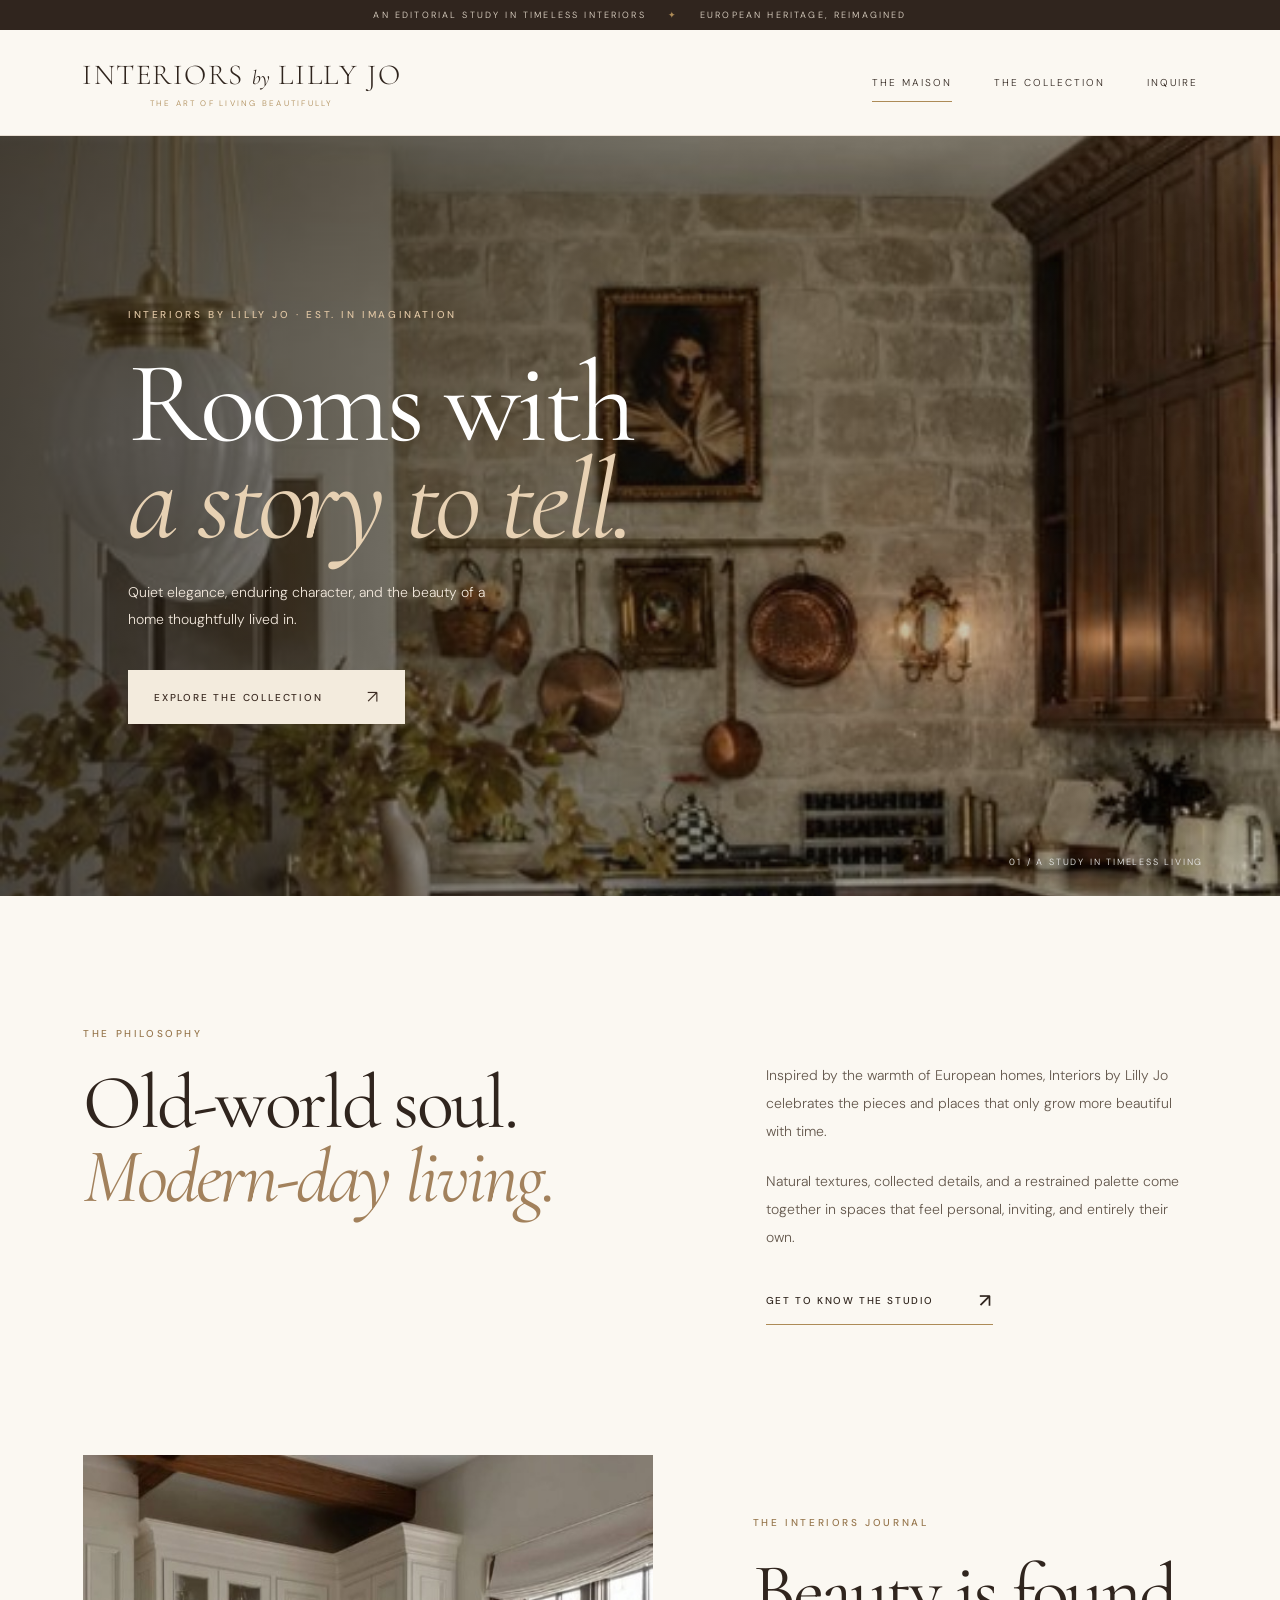
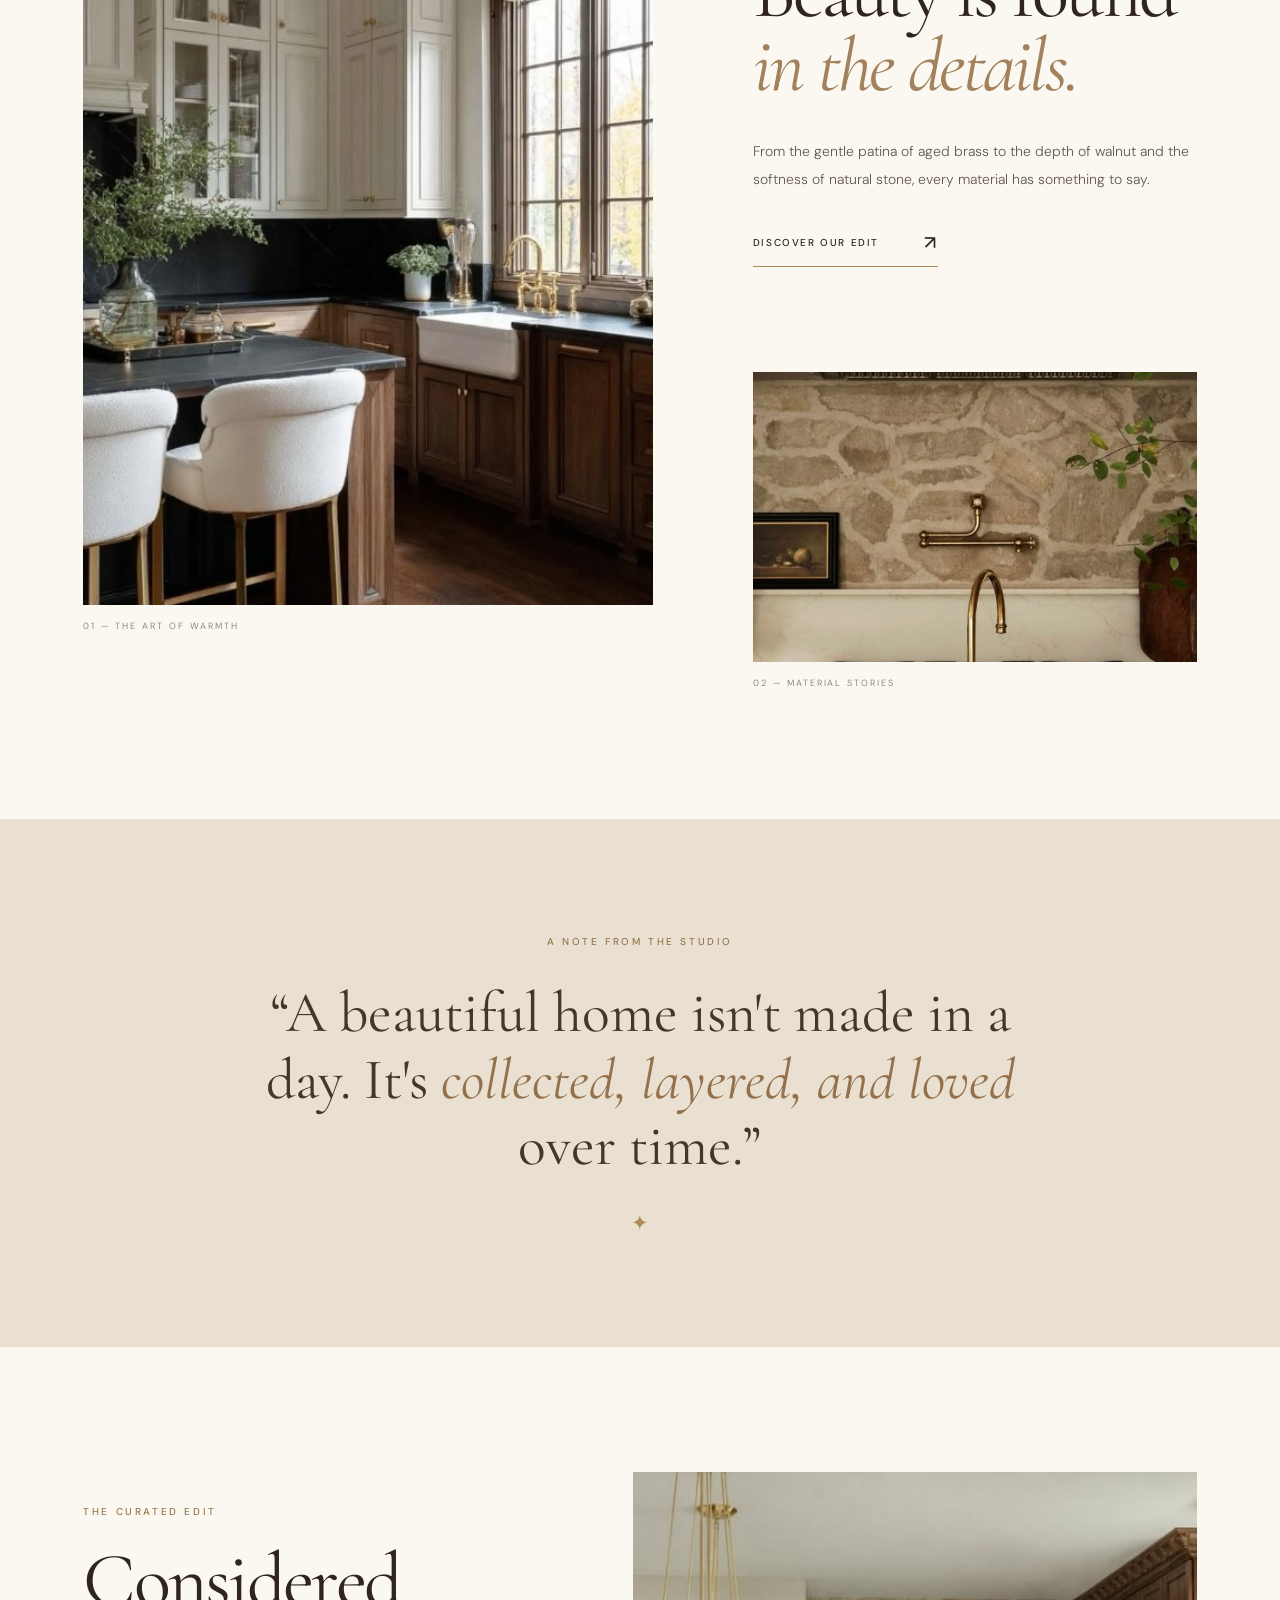
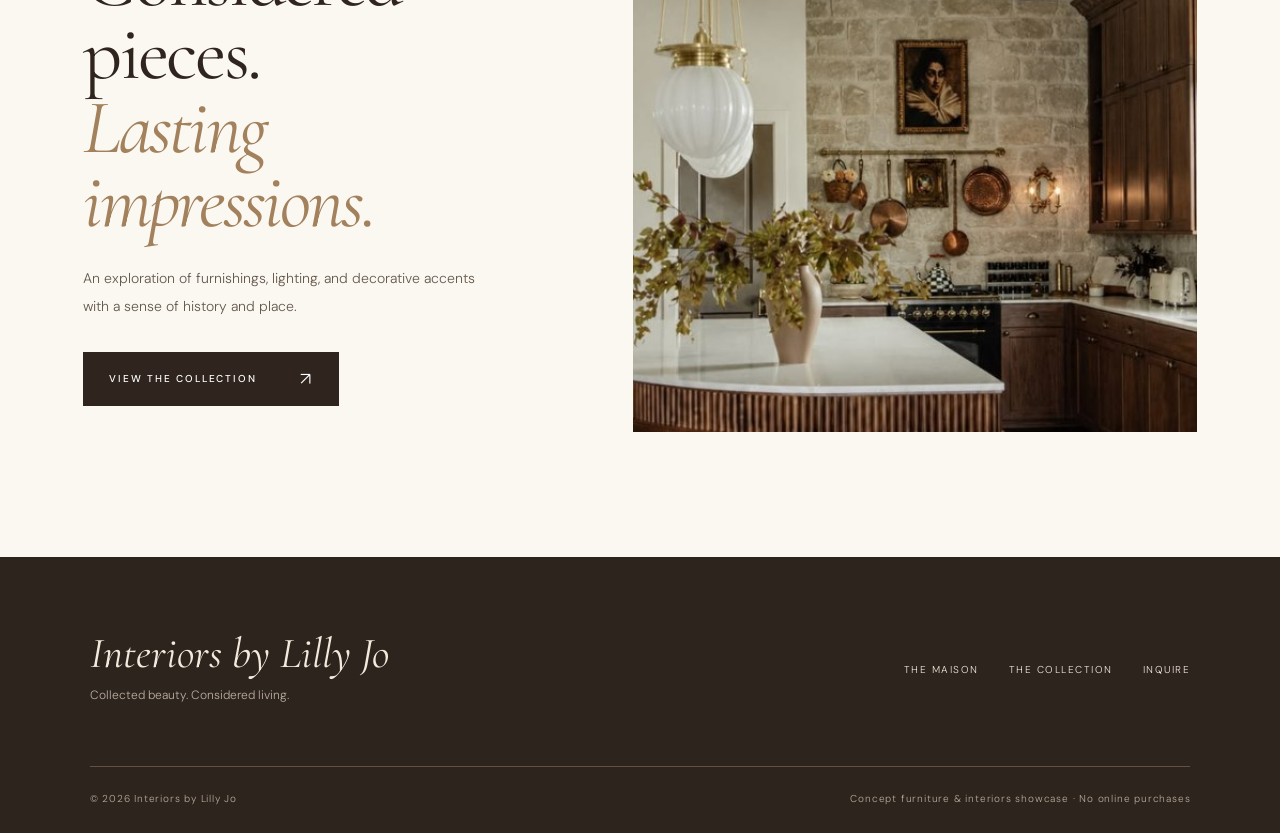
<file: index.html>
<!doctype html><html lang="en"><head><meta charset="utf-8"><meta name="viewport" content="width=device-width,initial-scale=1"><meta name="description" content="Interiors by Lilly Jo — an editorial collection of timeless European-inspired interiors and considered home furnishings."><title>The Maison | Interiors by Lilly Jo</title><link rel="preconnect" href="https://fonts.googleapis.com"><link rel="preconnect" href="https://fonts.gstatic.com" crossorigin><link href="https://fonts.googleapis.com/css2?family=Cormorant+Garamond:ital,wght@0,400;0,500;0,600;1,400;1,500&family=DM+Sans:wght@300;400;500;600&display=swap" rel="stylesheet"><link rel="stylesheet" href="styles.css"></head><body data-page="index"><div class="announcement">AN EDITORIAL STUDY IN TIMELESS INTERIORS <span>✦</span> EUROPEAN HERITAGE, REIMAGINED</div><header class="site-header"><a class="wordmark" href="index.html"><span class="wordmark-main">INTERIORS <em>by</em> LILLY JO</span><span class="wordmark-sub">THE ART OF LIVING BEAUTIFULLY</span></a><nav class="desktop-nav" aria-label="Main navigation"><a href="index.html" data-page="index">The Maison</a><a href="products.html" data-page="products">The Collection</a><a href="contact.html" data-page="contact">Inquire</a></nav><button class="menu-toggle" aria-label="Open navigation" aria-expanded="false">MENU <span>☰</span></button></header><nav class="mobile-nav" aria-label="Mobile navigation"><a href="index.html">The Maison</a><a href="products.html">The Collection</a><a href="contact.html">Inquire</a></nav><main><section class="hero"><div class="hero-photo" role="img" aria-label="Warm European-inspired kitchen with natural stone and wood details"></div><div class="hero-overlay"><span class="eyebrow light">INTERIORS BY LILLY JO · EST. IN IMAGINATION</span><h1>Rooms with<br><em>a story to tell.</em></h1><p>Quiet elegance, enduring character, and the beauty of a home thoughtfully lived in.</p><a class="btn btn-light" href="products.html">EXPLORE THE COLLECTION <span>↗</span></a></div><div class="hero-index">01 / A STUDY IN TIMELESS LIVING</div></section>
<section class="intro section-wrap"><div class="intro-left"><span class="eyebrow">THE PHILOSOPHY</span><h2>Old-world soul.<br><em>Modern-day living.</em></h2></div><div class="intro-right"><p>Inspired by the warmth of European homes, Interiors by Lilly Jo celebrates the pieces and places that only grow more beautiful with time.</p><p>Natural textures, collected details, and a restrained palette come together in spaces that feel personal, inviting, and entirely their own.</p><a class="text-link" href="contact.html">GET TO KNOW THE STUDIO <span>↗</span></a></div></section>
<section class="editorial-grid section-wrap"><div class="editorial-image tall"><img src="images/inspiration-4.jpg" alt="Heritage kitchen with rich wood cabinetry and elegant detailing" loading="lazy"><span class="image-caption">01 — THE ART OF WARMTH</span></div><div class="editorial-copy"><span class="eyebrow">THE INTERIORS JOURNAL</span><h2>Beauty is found<br><em>in the details.</em></h2><p>From the gentle patina of aged brass to the depth of walnut and the softness of natural stone, every material has something to say.</p><a class="text-link" href="products.html">DISCOVER OUR EDIT <span>↗</span></a><img src="images/inspiration-3.jpg" alt="Antique brass fixtures against natural stone" loading="lazy"><span class="image-caption">02 — MATERIAL STORIES</span></div></section>
<section class="quote-band"><span class="eyebrow">A NOTE FROM THE STUDIO</span><blockquote>“A beautiful home isn't made in a day. It's <em>collected, layered, and loved</em> over time.”</blockquote><span class="ornament">✦</span></section>
<section class="feature-bottom section-wrap"><div><span class="eyebrow">THE CURATED EDIT</span><h2>Considered pieces.<br><em>Lasting impressions.</em></h2><p>An exploration of furnishings, lighting, and decorative accents with a sense of history and place.</p><a class="btn btn-dark" href="products.html">VIEW THE COLLECTION <span>↗</span></a></div><img src="images/inspiration-5.jpg" alt="Warm interior with brass lighting and natural wood" loading="lazy"></section></main><footer class="site-footer"><div><div class="footer-script">Interiors by Lilly Jo</div><p>Collected beauty. Considered living.</p></div><div class="footer-links"><a href="index.html">The Maison</a><a href="products.html">The Collection</a><a href="contact.html">Inquire</a></div><div class="footer-bottom"><span>© 2026 Interiors by Lilly Jo</span><span>Concept furniture & interiors showcase · No online purchases</span></div></footer><script src="script.js" defer></script></body></html>
</file>
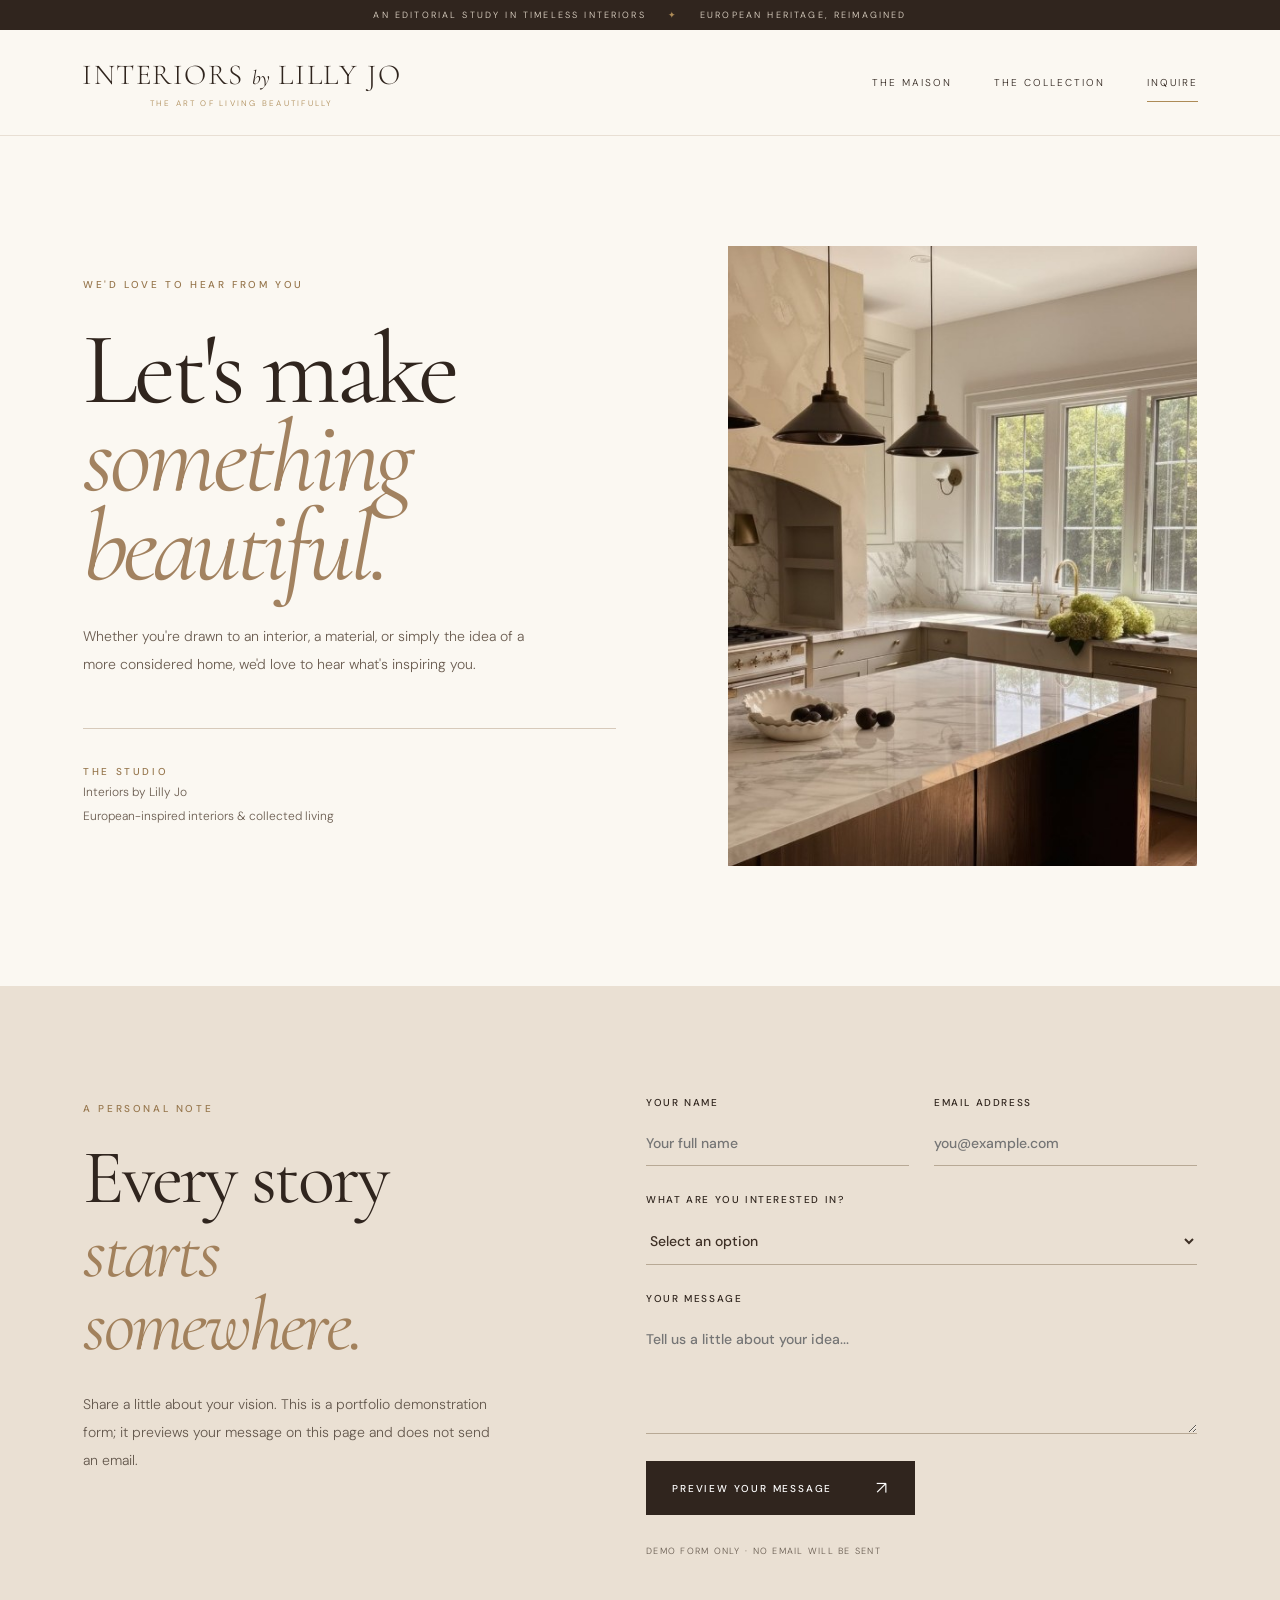
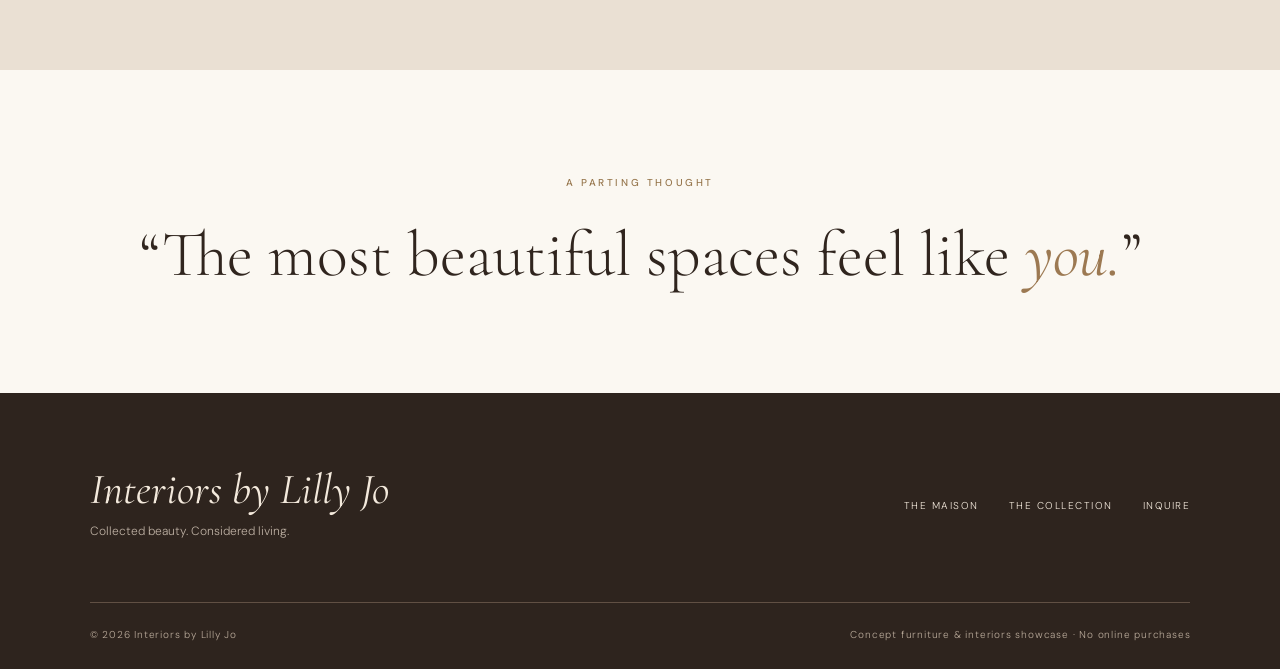
<file: contact.html>
<!doctype html><html lang="en"><head><meta charset="utf-8"><meta name="viewport" content="width=device-width,initial-scale=1"><meta name="description" content="Interiors by Lilly Jo — an editorial collection of timeless European-inspired interiors and considered home furnishings."><title>Inquire | Interiors by Lilly Jo</title><link rel="preconnect" href="https://fonts.googleapis.com"><link rel="preconnect" href="https://fonts.gstatic.com" crossorigin><link href="https://fonts.googleapis.com/css2?family=Cormorant+Garamond:ital,wght@0,400;0,500;0,600;1,400;1,500&family=DM+Sans:wght@300;400;500;600&display=swap" rel="stylesheet"><link rel="stylesheet" href="styles.css"></head><body data-page="contact"><div class="announcement">AN EDITORIAL STUDY IN TIMELESS INTERIORS <span>✦</span> EUROPEAN HERITAGE, REIMAGINED</div><header class="site-header"><a class="wordmark" href="index.html"><span class="wordmark-main">INTERIORS <em>by</em> LILLY JO</span><span class="wordmark-sub">THE ART OF LIVING BEAUTIFULLY</span></a><nav class="desktop-nav" aria-label="Main navigation"><a href="index.html" data-page="index">The Maison</a><a href="products.html" data-page="products">The Collection</a><a href="contact.html" data-page="contact">Inquire</a></nav><button class="menu-toggle" aria-label="Open navigation" aria-expanded="false">MENU <span>☰</span></button></header><nav class="mobile-nav" aria-label="Mobile navigation"><a href="index.html">The Maison</a><a href="products.html">The Collection</a><a href="contact.html">Inquire</a></nav><main><section class="contact-hero section-wrap"><div class="contact-head"><span class="eyebrow">WE'D LOVE TO HEAR FROM YOU</span><h1>Let's make<br><em>something beautiful.</em></h1><p>Whether you're drawn to an interior, a material, or simply the idea of a more considered home, we'd love to hear what's inspiring you.</p><div class="contact-divider"></div><span class="eyebrow">THE STUDIO</span><p class="small-note">Interiors by Lilly Jo<br>European-inspired interiors & collected living</p></div><div class="contact-photo"><img src="images/inspiration-2.jpg" alt="Sunlit classic kitchen with creamy stone and walnut cabinetry"></div></section>
<section class="inquiry-section"><div class="section-wrap inquiry-grid"><div><span class="eyebrow">A PERSONAL NOTE</span><h2>Every story<br><em>starts somewhere.</em></h2><p>Share a little about your vision. This is a portfolio demonstration form; it previews your message on this page and does not send an email.</p></div><form id="inquiry-form" class="inquiry-form"><div class="form-row"><label>YOUR NAME<input name="name" required placeholder="Your full name" autocomplete="name"></label><label>EMAIL ADDRESS<input name="email" type="email" required placeholder="you@example.com" autocomplete="email"></label></div><label>WHAT ARE YOU INTERESTED IN?<select name="interest" required><option value="">Select an option</option><option>Interior design inspiration</option><option>Furniture & décor collection</option><option>Collaboration or portfolio inquiry</option><option>Something else</option></select></label><label>YOUR MESSAGE<textarea name="message" rows="5" required placeholder="Tell us a little about your idea..."></textarea></label><button class="btn btn-dark" type="submit">PREVIEW YOUR MESSAGE <span>↗</span></button><p class="form-disclaimer">DEMO FORM ONLY · NO EMAIL WILL BE SENT</p><div id="form-result" class="form-result" role="status" aria-live="polite" hidden></div></form></div></section>
<section class="contact-end"><span class="eyebrow">A PARTING THOUGHT</span><p>“The most beautiful spaces feel like <em>you.</em>”</p></section></main><footer class="site-footer"><div><div class="footer-script">Interiors by Lilly Jo</div><p>Collected beauty. Considered living.</p></div><div class="footer-links"><a href="index.html">The Maison</a><a href="products.html">The Collection</a><a href="contact.html">Inquire</a></div><div class="footer-bottom"><span>© 2026 Interiors by Lilly Jo</span><span>Concept furniture & interiors showcase · No online purchases</span></div></footer><script src="script.js" defer></script></body></html>
</file>
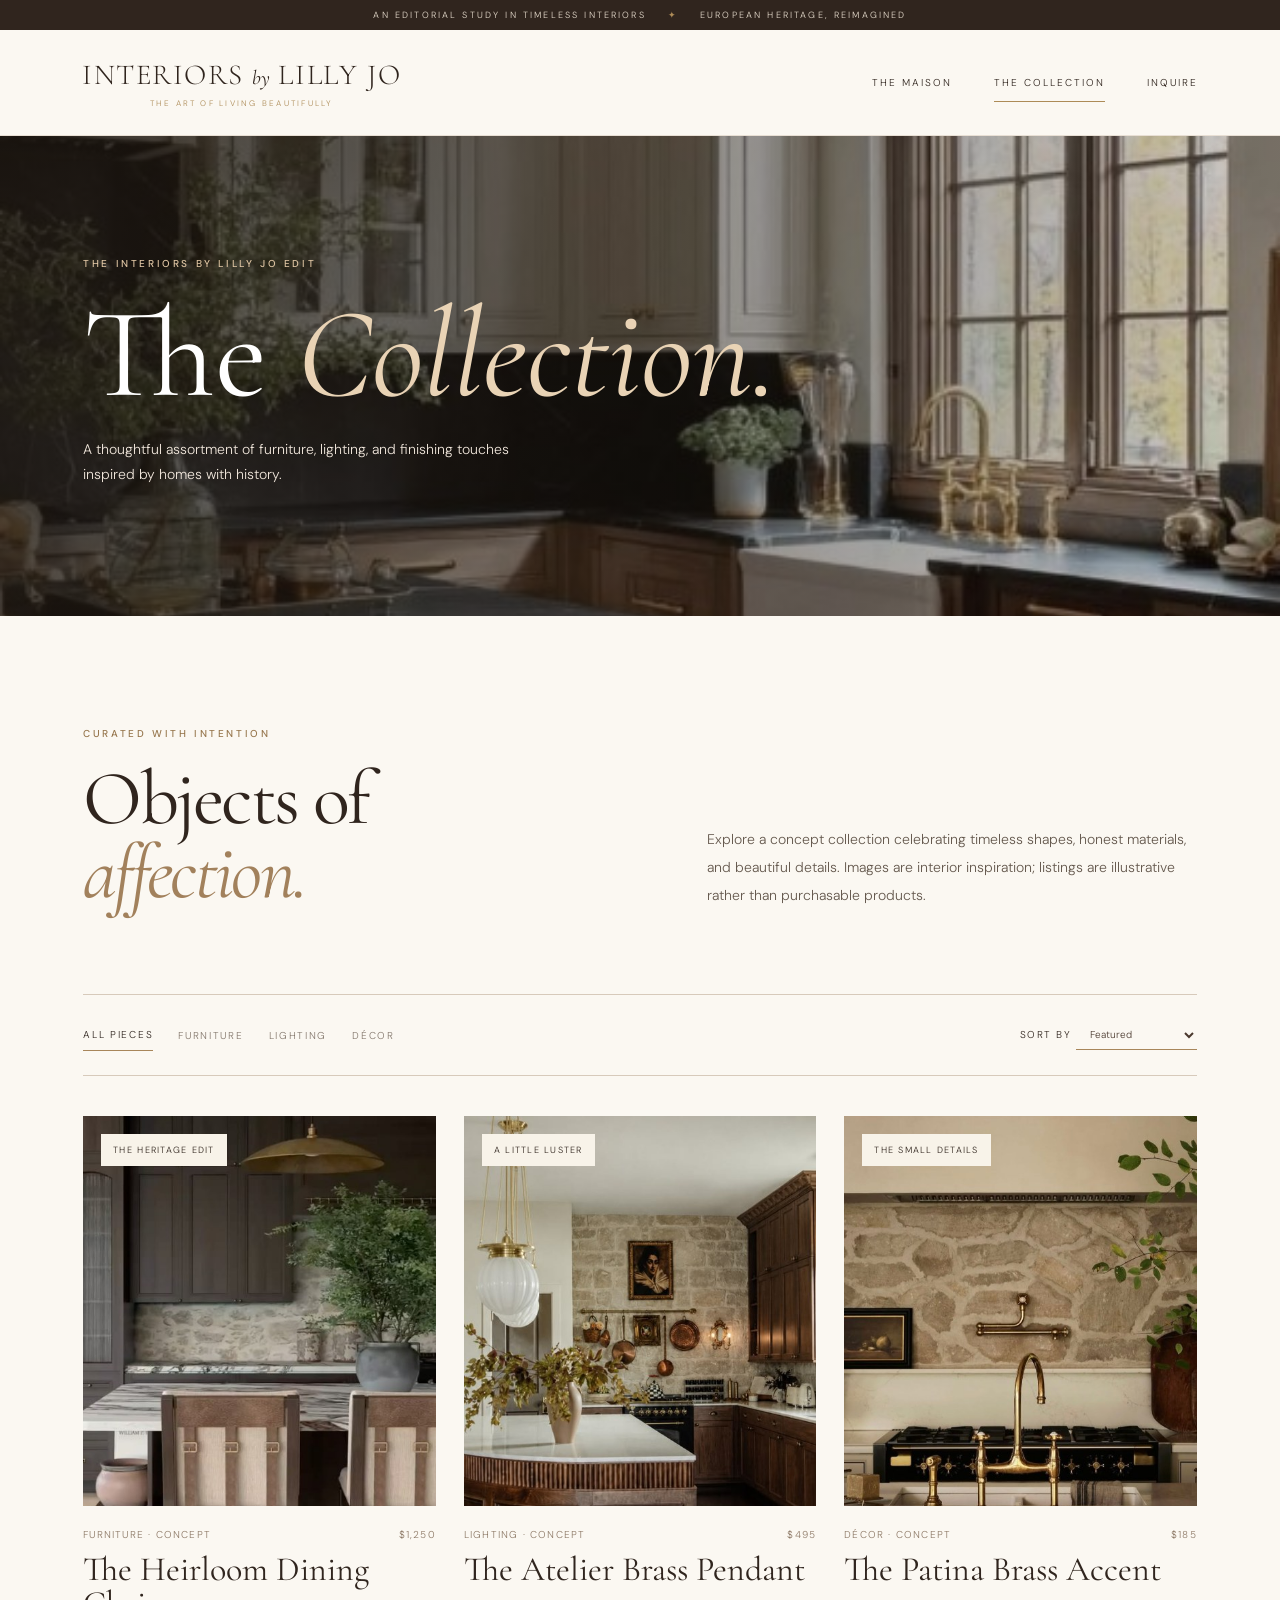
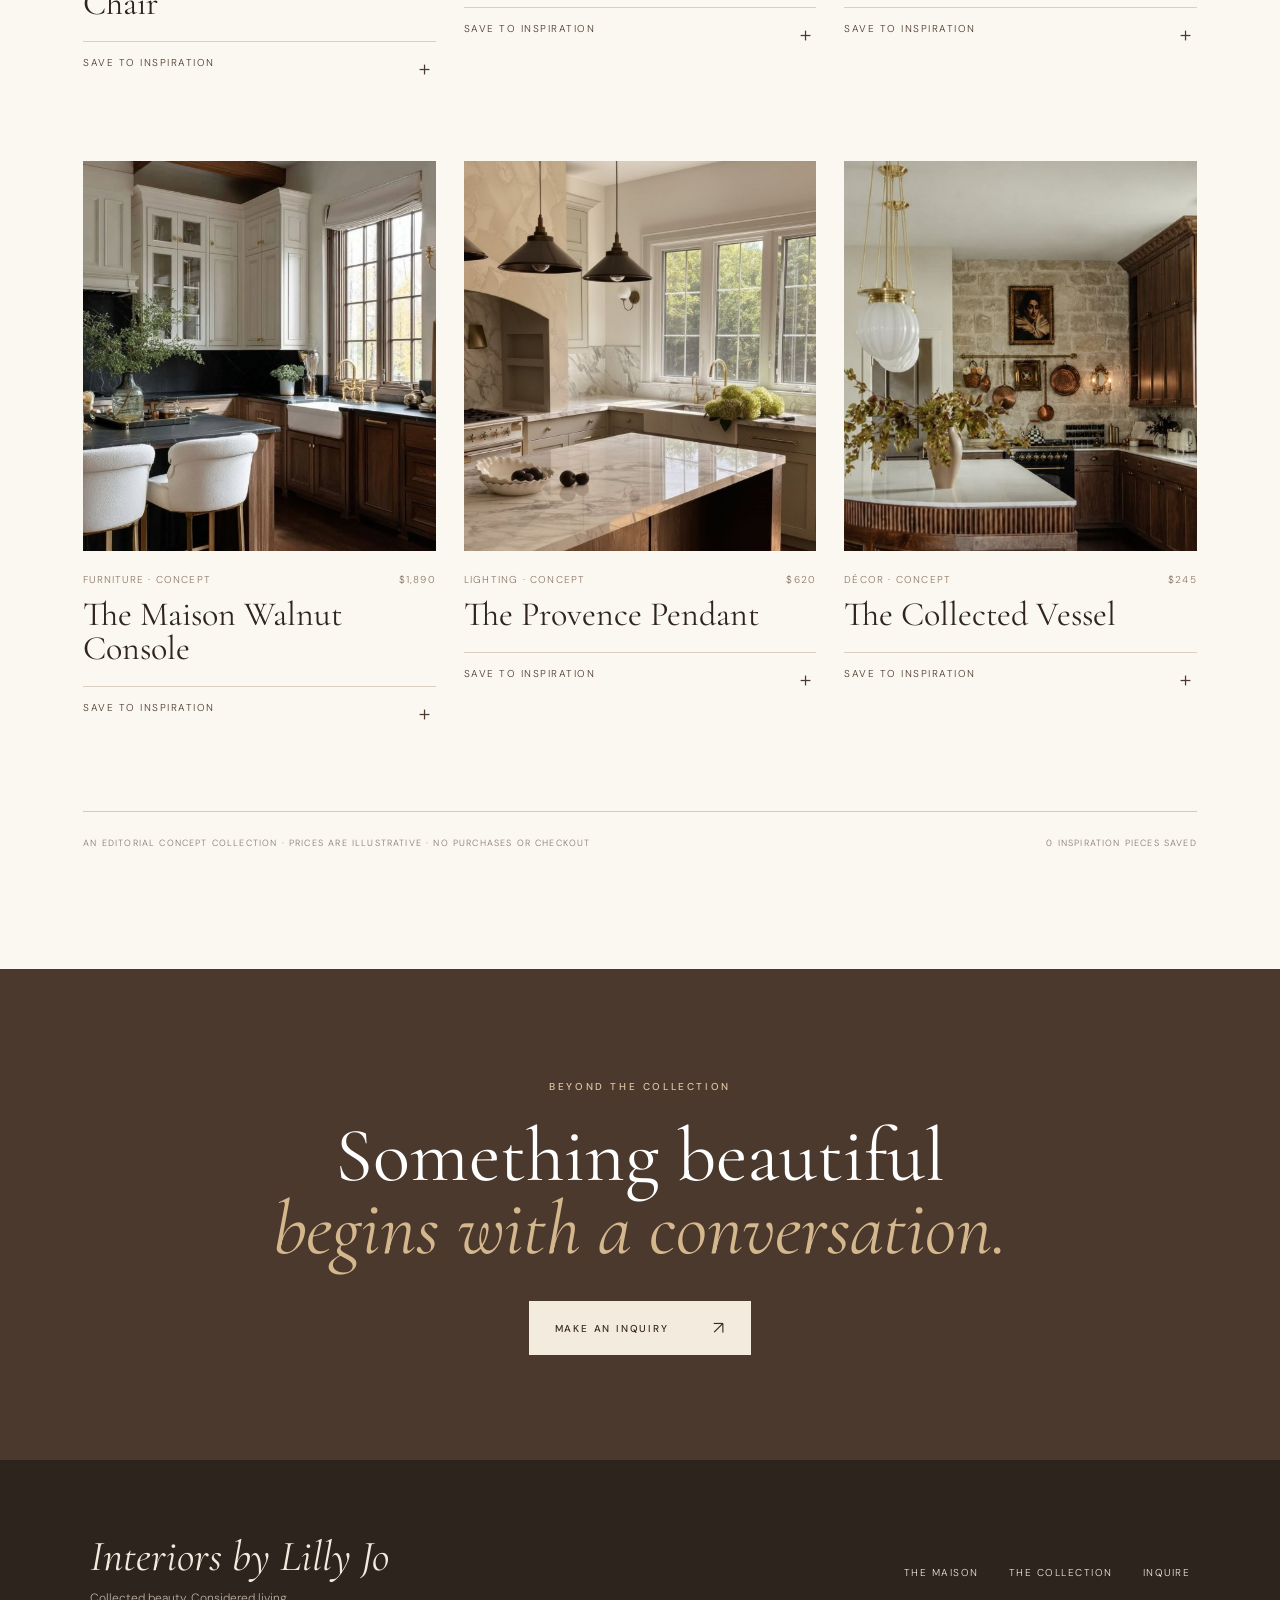
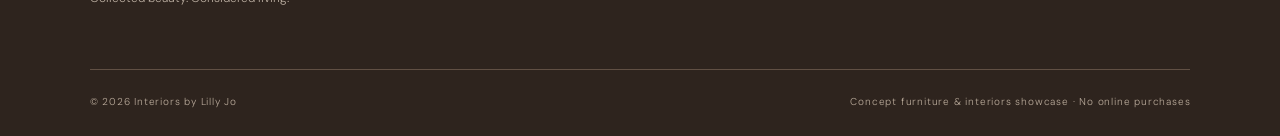
<file: products.html>
<!doctype html><html lang="en"><head><meta charset="utf-8"><meta name="viewport" content="width=device-width,initial-scale=1"><meta name="description" content="Interiors by Lilly Jo — an editorial collection of timeless European-inspired interiors and considered home furnishings."><title>The Collection | Interiors by Lilly Jo</title><link rel="preconnect" href="https://fonts.googleapis.com"><link rel="preconnect" href="https://fonts.gstatic.com" crossorigin><link href="https://fonts.googleapis.com/css2?family=Cormorant+Garamond:ital,wght@0,400;0,500;0,600;1,400;1,500&family=DM+Sans:wght@300;400;500;600&display=swap" rel="stylesheet"><link rel="stylesheet" href="styles.css"></head><body data-page="products"><div class="announcement">AN EDITORIAL STUDY IN TIMELESS INTERIORS <span>✦</span> EUROPEAN HERITAGE, REIMAGINED</div><header class="site-header"><a class="wordmark" href="index.html"><span class="wordmark-main">INTERIORS <em>by</em> LILLY JO</span><span class="wordmark-sub">THE ART OF LIVING BEAUTIFULLY</span></a><nav class="desktop-nav" aria-label="Main navigation"><a href="index.html" data-page="index">The Maison</a><a href="products.html" data-page="products">The Collection</a><a href="contact.html" data-page="contact">Inquire</a></nav><button class="menu-toggle" aria-label="Open navigation" aria-expanded="false">MENU <span>☰</span></button></header><nav class="mobile-nav" aria-label="Mobile navigation"><a href="index.html">The Maison</a><a href="products.html">The Collection</a><a href="contact.html">Inquire</a></nav><main><section class="page-banner collection-banner"><div class="page-banner-inner"><span class="eyebrow light">THE INTERIORS BY LILLY JO EDIT</span><h1>The <em>Collection.</em></h1><p>A thoughtful assortment of furniture, lighting, and finishing touches inspired by homes with history.</p></div></section>
<section class="collection-intro section-wrap"><div><span class="eyebrow">CURATED WITH INTENTION</span><h2>Objects of <em>affection.</em></h2></div><p>Explore a concept collection celebrating timeless shapes, honest materials, and beautiful details. Images are interior inspiration; listings are illustrative rather than purchasable products.</p></section>
<section class="catalog section-wrap"><div class="catalog-toolbar"><div class="filters" aria-label="Filter collection"><button class="filter active" data-filter="all">ALL PIECES</button><button class="filter" data-filter="furniture">FURNITURE</button><button class="filter" data-filter="lighting">LIGHTING</button><button class="filter" data-filter="decor">DÉCOR</button></div><label class="sort-label">SORT BY <select id="sort"><option value="featured">Featured</option><option value="low">Price: low to high</option><option value="high">Price: high to low</option></select></label></div><div class="product-grid" id="product-grid">
<article class="product" data-category="furniture" data-price="1250" data-order="1"><div class="product-photo"><img src="images/inspiration-1.jpg" alt="Moody walnut kitchen with classic seating" loading="lazy"><span class="product-tag">THE HERITAGE EDIT</span></div><div class="product-meta"><span>FURNITURE · CONCEPT</span><span>$1,250</span></div><h3>The Heirloom Dining Chair</h3><button class="save" data-item="The Heirloom Dining Chair">SAVE TO INSPIRATION <span>＋</span></button></article>
<article class="product" data-category="lighting" data-price="495" data-order="2"><div class="product-photo"><img src="images/inspiration-5.jpg" alt="Elegant brass pendant lighting in a traditional interior" loading="lazy"><span class="product-tag">A LITTLE LUSTER</span></div><div class="product-meta"><span>LIGHTING · CONCEPT</span><span>$495</span></div><h3>The Atelier Brass Pendant</h3><button class="save" data-item="The Atelier Brass Pendant">SAVE TO INSPIRATION <span>＋</span></button></article>
<article class="product" data-category="decor" data-price="185" data-order="3"><div class="product-photo"><img src="images/inspiration-3.jpg" alt="Antique brass tap and textured stone backdrop" loading="lazy"><span class="product-tag">THE SMALL DETAILS</span></div><div class="product-meta"><span>DÉCOR · CONCEPT</span><span>$185</span></div><h3>The Patina Brass Accent</h3><button class="save" data-item="The Patina Brass Accent">SAVE TO INSPIRATION <span>＋</span></button></article>
<article class="product" data-category="furniture" data-price="1890" data-order="4"><div class="product-photo"><img src="images/inspiration-4.jpg" alt="Traditional walnut cabinetry and stone island" loading="lazy"></div><div class="product-meta"><span>FURNITURE · CONCEPT</span><span>$1,890</span></div><h3>The Maison Walnut Console</h3><button class="save" data-item="The Maison Walnut Console">SAVE TO INSPIRATION <span>＋</span></button></article>
<article class="product" data-category="lighting" data-price="620" data-order="5"><div class="product-photo"><img src="images/inspiration-2.jpg" alt="Pendant lights in a sunlit cream and wood kitchen" loading="lazy"></div><div class="product-meta"><span>LIGHTING · CONCEPT</span><span>$620</span></div><h3>The Provence Pendant</h3><button class="save" data-item="The Provence Pendant">SAVE TO INSPIRATION <span>＋</span></button></article>
<article class="product" data-category="decor" data-price="245" data-order="6"><div class="product-photo"><img src="images/inspiration-5.jpg" alt="Decorative flowers and collected objects in a heritage kitchen" loading="lazy"></div><div class="product-meta"><span>DÉCOR · CONCEPT</span><span>$245</span></div><h3>The Collected Vessel</h3><button class="save" data-item="The Collected Vessel">SAVE TO INSPIRATION <span>＋</span></button></article>
</div><div class="catalog-foot"><p>AN EDITORIAL CONCEPT COLLECTION · PRICES ARE ILLUSTRATIVE · NO PURCHASES OR CHECKOUT</p><p id="saved-count" aria-live="polite">0 INSPIRATION PIECES SAVED</p></div></section>
<section class="collection-cta"><span class="eyebrow light">BEYOND THE COLLECTION</span><h2>Something beautiful<br><em>begins with a conversation.</em></h2><a class="btn btn-light" href="contact.html">MAKE AN INQUIRY <span>↗</span></a></section></main><footer class="site-footer"><div><div class="footer-script">Interiors by Lilly Jo</div><p>Collected beauty. Considered living.</p></div><div class="footer-links"><a href="index.html">The Maison</a><a href="products.html">The Collection</a><a href="contact.html">Inquire</a></div><div class="footer-bottom"><span>© 2026 Interiors by Lilly Jo</span><span>Concept furniture & interiors showcase · No online purchases</span></div></footer><script src="script.js" defer></script></body></html>
</file>
<file: styles.css>
:root{--cream:#f5f0e7;--paper:#fbf8f2;--walnut:#30251e;--brown:#574032;--brass:#ad8b57;--line:#d7cabb;--muted:#786b5f}
*{box-sizing:border-box}html{scroll-behavior:smooth}body{margin:0;background:var(--paper);color:var(--walnut);font-family:"DM Sans",Arial,sans-serif;font-weight:300}img{display:block;width:100%;height:100%;object-fit:cover}a{color:inherit;text-decoration:none}button,input,textarea,select{font:inherit}button{cursor:pointer}h1,h2,h3,p{margin-top:0}h1,h2,h3,.footer-script,blockquote{font-family:"Cormorant Garamond",Georgia,serif;font-weight:400}em{font-weight:400}.announcement{background:var(--walnut);color:#e9dfd0;min-height:30px;display:flex;align-items:center;justify-content:center;gap:22px;font-size:9px;letter-spacing:.24em;text-align:center;padding:8px 15px}.announcement span{color:var(--brass)}.site-header{height:106px;background:var(--paper);display:flex;align-items:center;justify-content:space-between;padding:0 6.4%;position:relative;z-index:5;border-bottom:1px solid #e8dfd4}.wordmark{display:flex;flex-direction:column;align-items:center;gap:6px}.wordmark-main{font-family:"Cormorant Garamond",serif;font-size:29px;letter-spacing:.055em;white-space:nowrap}.wordmark-main em{font-size:20px;text-transform:none;letter-spacing:0}.wordmark-sub{font-size:8px;letter-spacing:.28em;color:var(--brass)}.desktop-nav{display:flex;gap:42px}.desktop-nav a{font-size:10px;text-transform:uppercase;letter-spacing:.2em;padding:12px 0;border-bottom:1px solid transparent}.desktop-nav a:hover,.desktop-nav a[aria-current=page]{border-color:var(--brass)}.menu-toggle,.mobile-nav{display:none}.eyebrow{font-size:10px;letter-spacing:.26em;font-weight:500;color:#97774e;text-transform:uppercase}.eyebrow.light{color:#dfc5a3}.hero{height:min(760px,78vw);min-height:560px;position:relative;color:white;background:#332820}.hero-photo{position:absolute;inset:0;background:linear-gradient(90deg,rgba(23,17,12,.70) 0%,rgba(23,17,12,.37) 49%,rgba(23,17,12,.10) 100%),url('images/inspiration-5.jpg') center 48%/cover}.hero-overlay{position:relative;z-index:1;padding:clamp(100px,13vw,175px) 10% 0;max-width:850px}.hero h1{font-size:clamp(75px,9vw,139px);line-height:.84;letter-spacing:-.035em;margin:33px 0 29px}.hero h1 em{color:#e7d1b3}.hero p{max-width:380px;line-height:1.9;font-size:14px;color:#f2e8dc;margin-bottom:38px}.hero-index{position:absolute;bottom:28px;right:6%;font-size:9px;letter-spacing:.2em;color:#eee}.btn{display:inline-flex;align-items:center;justify-content:space-between;gap:44px;min-height:54px;padding:0 25px;font-size:10px;font-weight:500;letter-spacing:.18em;border:1px solid transparent;transition:background .2s,color .2s}.btn span{font-size:18px;font-weight:300}.btn-light{background:#f3ebdd;color:#3a2a21}.btn-light:hover{background:#fff}.btn-dark{background:var(--walnut);color:#fff}.btn-dark:hover{background:#634936}.section-wrap{width:min(1200px,87%);margin-left:auto;margin-right:auto}.intro{padding:125px 0 130px;display:grid;grid-template-columns:1.1fr .9fr;gap:14%}.intro h2,.editorial-copy h2,.feature-bottom h2,.collection-intro h2,.inquiry-grid h2{font-size:clamp(55px,6vw,87px);line-height:.96;letter-spacing:-.035em;margin:24px 0 0}.intro h2 em,.editorial-copy h2 em,.feature-bottom h2 em,.collection-intro h2 em,.inquiry-grid h2 em{color:#a2815c}.intro-right{padding-top:40px}.intro-right p,.editorial-copy p,.feature-bottom p,.collection-intro p,.inquiry-grid p{font-size:14px;line-height:2;color:#64584d;max-width:490px}.intro-right p+p{margin-top:22px}.text-link{display:inline-flex;gap:45px;align-items:center;margin-top:23px;padding-bottom:11px;border-bottom:1px solid var(--brass);font-size:10px;font-weight:500;letter-spacing:.16em}.text-link span{font-size:19px}.editorial-grid{display:grid;grid-template-columns:1fr .78fr;gap:9%;align-items:start;padding-bottom:130px}.editorial-image{height:750px}.editorial-copy{padding-top:55px}.editorial-copy h2{margin-bottom:35px}.editorial-copy>img{height:290px;margin-top:105px}.image-caption{display:block;font-size:9px;letter-spacing:.22em;color:#827262;padding-top:15px}.quote-band{background:#e9e0d2;text-align:center;padding:110px 18%;}.quote-band blockquote{font-size:clamp(36px,4.5vw,68px);line-height:1.15;margin:30px auto;color:#46362a;max-width:960px}.quote-band blockquote em{color:#94714b}.ornament{font-size:21px;color:var(--brass)}.feature-bottom{display:grid;grid-template-columns:.85fr 1.15fr;gap:12%;align-items:center;padding:125px 0}.feature-bottom h2{margin-bottom:25px}.feature-bottom p{margin-bottom:32px}.feature-bottom img{height:560px}.site-footer{background:#2e241e;color:#f3e9dc;padding:70px 7% 28px;display:grid;grid-template-columns:1fr 1fr;gap:55px}.footer-script{font-size:43px;font-style:italic}.site-footer p{color:#bdb0a3;font-size:12px;margin:8px 0}.footer-links{display:flex;gap:30px;align-items:center;justify-content:flex-end;font-size:10px;letter-spacing:.15em;text-transform:uppercase}.footer-bottom{grid-column:1/-1;display:flex;justify-content:space-between;border-top:1px solid #615044;padding-top:25px;color:#b9aa9a;font-size:10px;letter-spacing:.08em}.page-banner{height:480px;display:flex;align-items:center;position:relative;background:linear-gradient(90deg,rgba(31,24,18,.79),rgba(31,24,18,.22)),url('images/inspiration-4.jpg') center/cover;color:white}.page-banner-inner{width:min(1200px,87%);margin:auto}.page-banner h1{font-size:clamp(78px,10vw,140px);line-height:.9;margin:25px 0}.page-banner h1 em{color:#e9d3b5}.page-banner p{max-width:480px;font-size:14px;line-height:1.8;color:#f1e7dc}.collection-intro{display:grid;grid-template-columns:1fr 1fr;gap:12%;padding:105px 0 85px;align-items:end}.collection-intro h2{margin-top:20px}.collection-intro p{margin-bottom:0}.catalog{padding-bottom:120px}.catalog-toolbar{display:flex;justify-content:space-between;align-items:center;border-top:1px solid var(--line);border-bottom:1px solid var(--line);padding:24px 0;margin-bottom:40px;gap:20px}.filters{display:flex;gap:25px;flex-wrap:wrap}.filter{border:0;background:none;color:#83776c;font-size:10px;letter-spacing:.17em;padding:9px 0}.filter.active,.filter:hover{color:#2f251f;border-bottom:1px solid #a8865a}.sort-label{font-size:10px;letter-spacing:.15em;white-space:nowrap}.sort-label select{border:0;border-bottom:1px solid #a8865a;background:transparent;padding:7px 10px;color:#4a392e}.product-grid{display:grid;grid-template-columns:repeat(3,minmax(0,1fr));column-gap:28px;row-gap:65px}.product[hidden]{display:none}.product-photo{height:390px;position:relative;overflow:hidden;background:#e8e0d4}.product-photo img{transition:transform .5s}.product:hover .product-photo img{transform:scale(1.045)}.product-tag{position:absolute;top:18px;left:18px;background:#f8f3e9;padding:10px 12px;font-size:9px;letter-spacing:.14em}.product-meta{display:flex;justify-content:space-between;gap:10px;color:#8d7966;font-size:10px;letter-spacing:.12em;margin-top:22px}.product h3{font-size:34px;margin:12px 0 20px;line-height:1}.save{display:flex;justify-content:space-between;width:100%;padding:14px 0;border:0;border-top:1px solid #d9cfc2;background:none;text-align:left;font-size:10px;letter-spacing:.15em;color:#4c382c}.save span{font-size:19px}.save.saved{color:#927046}.catalog-foot{display:flex;justify-content:space-between;gap:20px;border-top:1px solid var(--line);padding-top:25px;margin-top:70px;color:#88796c;font-size:9px;letter-spacing:.13em}.catalog-foot p{margin:0}.collection-cta{text-align:center;background:#4b392d;padding:105px 20px;color:white}.collection-cta h2{font-size:clamp(52px,6vw,86px);line-height:.95;margin:25px 0 35px}.collection-cta h2 em{color:#d5b78d}.contact-hero{display:grid;grid-template-columns:1fr .88fr;gap:10%;align-items:center;padding-top:110px;padding-bottom:120px}.contact-head h1{font-size:clamp(74px,8vw,120px);line-height:.86;letter-spacing:-.04em;margin:32px 0}.contact-head h1 em{color:#a28260}.contact-head>p{max-width:470px;font-size:14px;line-height:2;color:#6a5c50}.contact-photo{height:620px}.contact-divider{height:1px;background:var(--line);margin:50px 0 30px}.contact-head .small-note{font-size:12px}.inquiry-section{background:#eae0d3;padding:110px 0}.inquiry-grid{display:grid;grid-template-columns:.85fr 1.15fr;gap:14%}.inquiry-grid h2{margin-bottom:28px}.inquiry-form{display:flex;flex-direction:column;gap:27px}.form-row{display:grid;grid-template-columns:1fr 1fr;gap:25px}.inquiry-form label{display:flex;flex-direction:column;gap:12px;font-size:10px;letter-spacing:.16em;font-weight:500}.inquiry-form input,.inquiry-form select,.inquiry-form textarea{border:0;border-bottom:1px solid #b8a995;background:transparent;padding:13px 0;color:#3e3026;outline-offset:4px;border-radius:0;font-size:14px;letter-spacing:normal;resize:vertical}.inquiry-form .btn{align-self:start}.form-disclaimer{font-size:9px!important;letter-spacing:.14em!important;margin:0}.form-result{padding:20px;border:1px solid #b8a995;background:#f8f4eb;font-size:13px;line-height:1.8;white-space:pre-wrap;overflow-wrap:anywhere}.contact-end{text-align:center;padding:100px 20px}.contact-end p{font-family:"Cormorant Garamond",serif;font-size:clamp(35px,5vw,66px);margin:25px 0 0}.contact-end em{color:#9c7952}:focus-visible{outline:2px solid var(--brass);outline-offset:4px}
@media(max-width:850px){.site-header{height:86px;padding:0 5%}.wordmark-main{font-size:23px}.desktop-nav{display:none}.menu-toggle{display:block;border:0;background:none;font-size:10px;letter-spacing:.16em}.menu-toggle span{margin-left:8px;font-size:17px}.mobile-nav.open{display:flex;flex-direction:column;gap:20px;padding:25px 6%;border-bottom:1px solid var(--line);background:var(--paper);position:absolute;z-index:10;width:100%}.mobile-nav a{font-size:12px;letter-spacing:.14em;text-transform:uppercase}.hero{min-height:600px;height:75vh}.hero-overlay{padding:135px 8% 0}.hero h1{font-size:clamp(65px,11vw,100px)}.intro,.editorial-grid,.feature-bottom,.collection-intro,.contact-hero,.inquiry-grid{grid-template-columns:1fr;gap:40px}.intro{padding:85px 0}.intro-right,.editorial-copy{padding-top:0}.editorial-image{height:580px}.editorial-copy>img{margin-top:50px}.feature-bottom{padding:85px 0}.feature-bottom img{height:480px}.product-grid{grid-template-columns:repeat(2,minmax(0,1fr))}.product-photo{height:340px}.contact-hero{padding-top:80px}.contact-photo{height:520px}.inquiry-section{padding:80px 0}}
@media(max-width:560px){.announcement{font-size:8px;letter-spacing:.11em;gap:8px}.wordmark-main{font-size:20px}.wordmark-sub{font-size:7px}.hero{min-height:560px}.hero h1{font-size:68px}.hero-overlay{padding:120px 7% 0}.hero p{font-size:13px}.hero-index{font-size:8px}.intro h2,.editorial-copy h2,.feature-bottom h2,.collection-intro h2,.inquiry-grid h2{font-size:58px}.editorial-image{height:480px}.editorial-copy>img{height:230px}.quote-band{padding:80px 8%}.feature-bottom img{height:390px}.site-footer{grid-template-columns:1fr;gap:28px}.footer-links{justify-content:flex-start;flex-wrap:wrap}.footer-bottom{flex-direction:column;gap:10px}.page-banner{height:390px}.page-banner h1{font-size:76px}.collection-intro{padding:70px 0 50px}.catalog-toolbar{align-items:flex-start;flex-direction:column}.filters{gap:18px}.product-grid{grid-template-columns:1fr}.product-photo{height:440px}.catalog-foot{flex-direction:column}.contact-head h1{font-size:75px}.contact-photo{height:400px}.form-row{grid-template-columns:1fr}}
@media(prefers-reduced-motion:reduce){html{scroll-behavior:auto}*,*:before,*:after{transition:none!important}}
</file>
